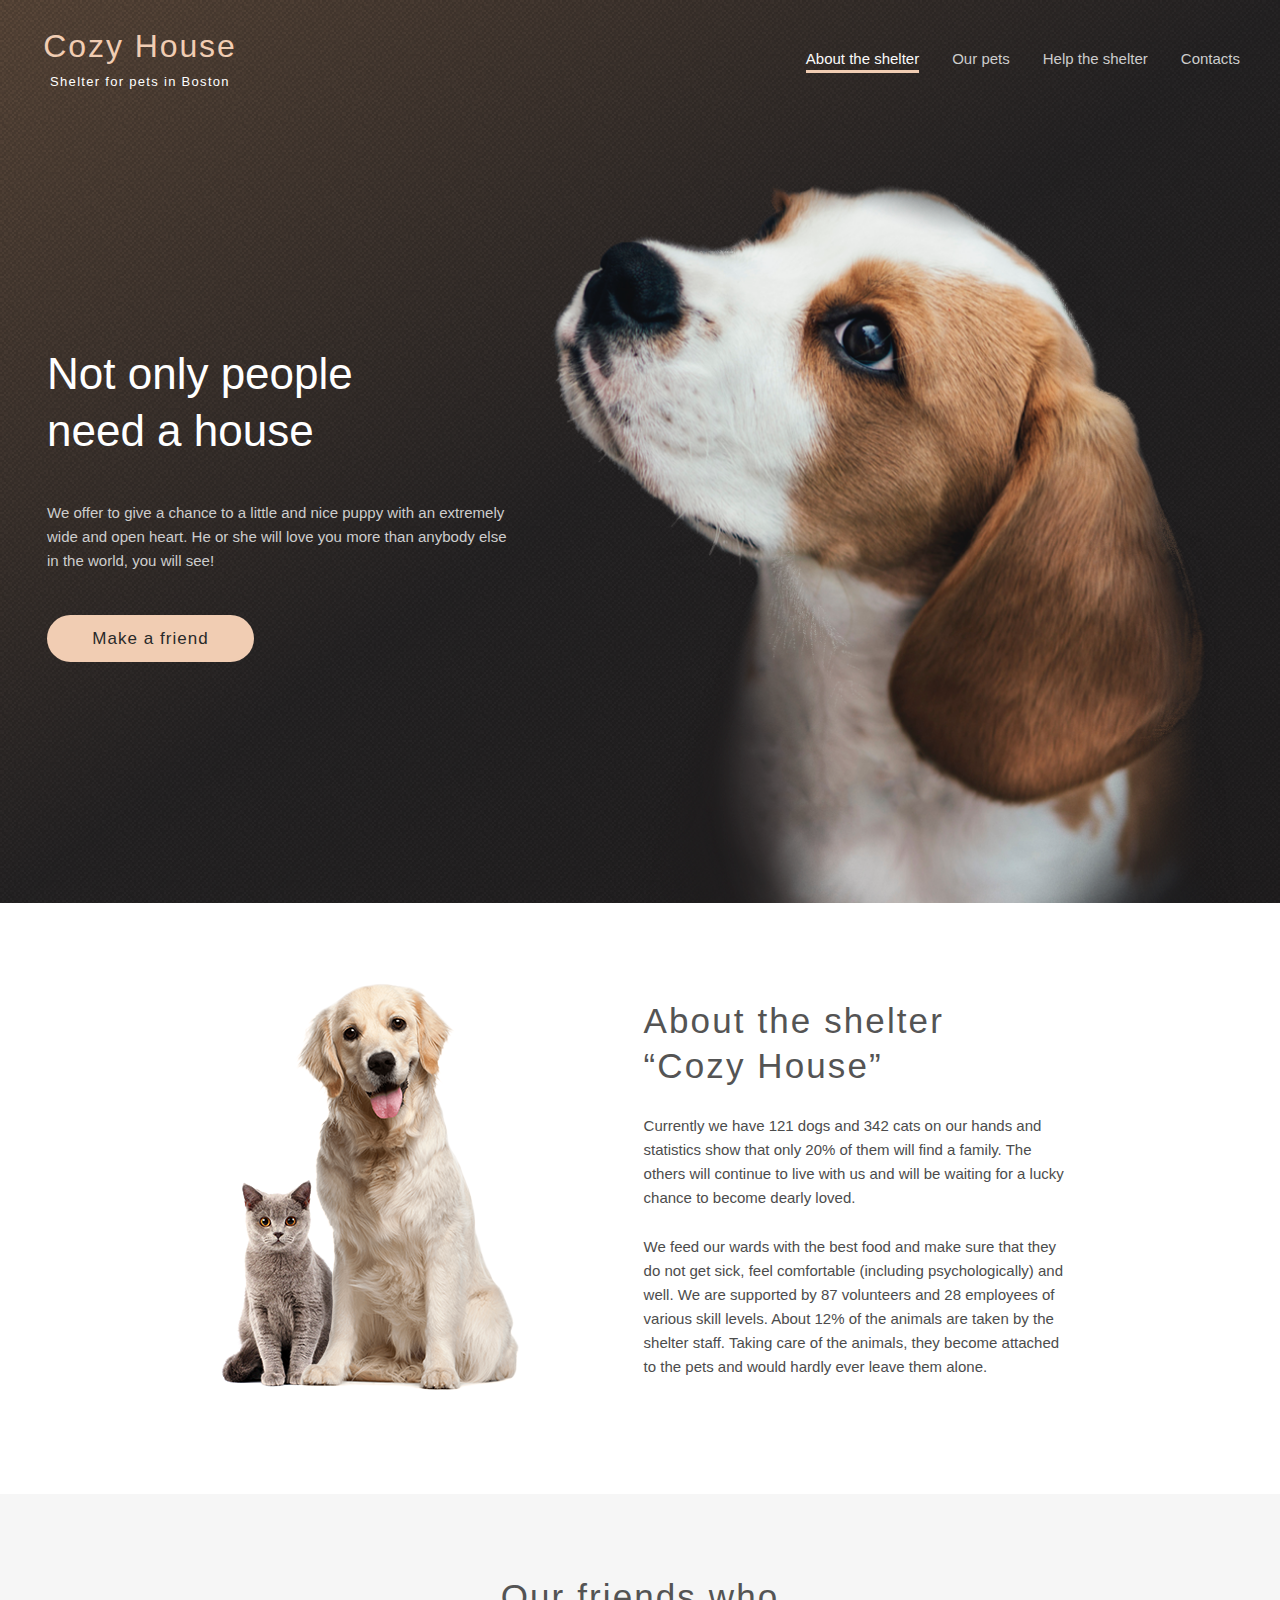
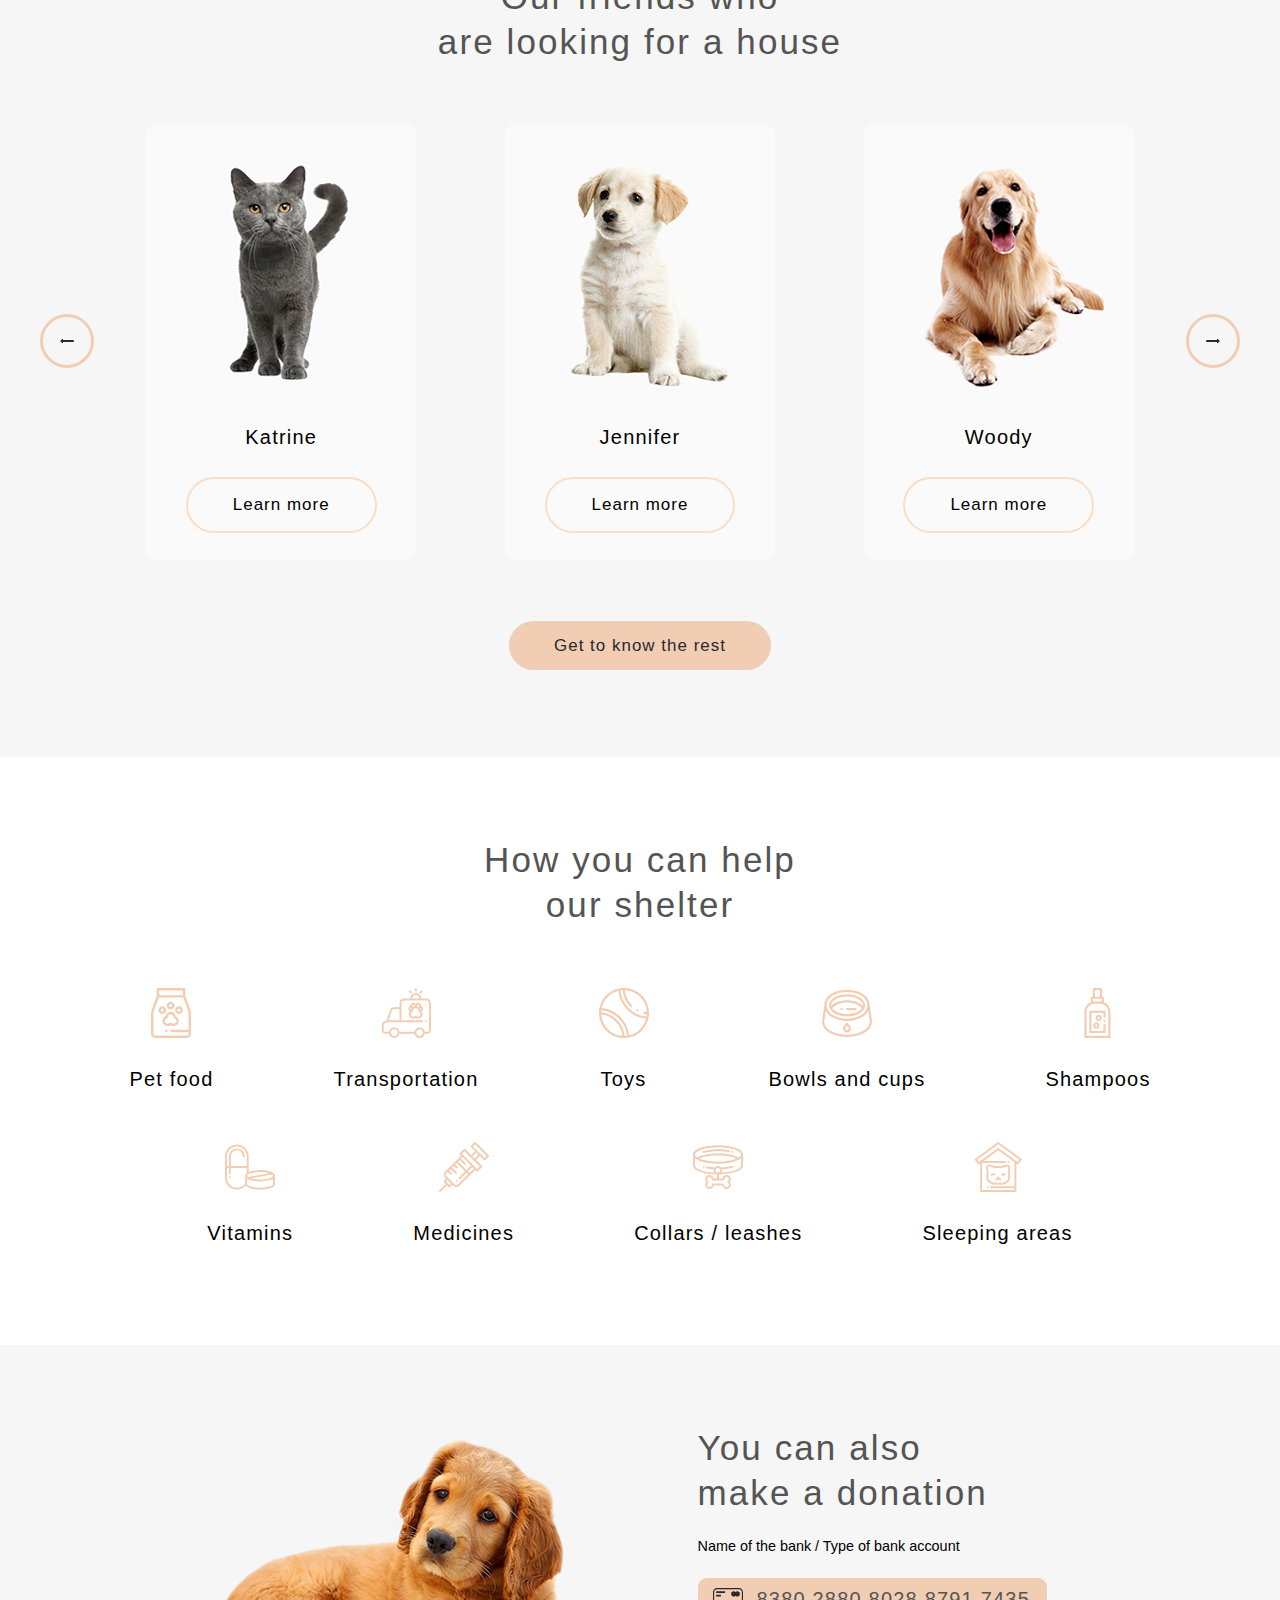
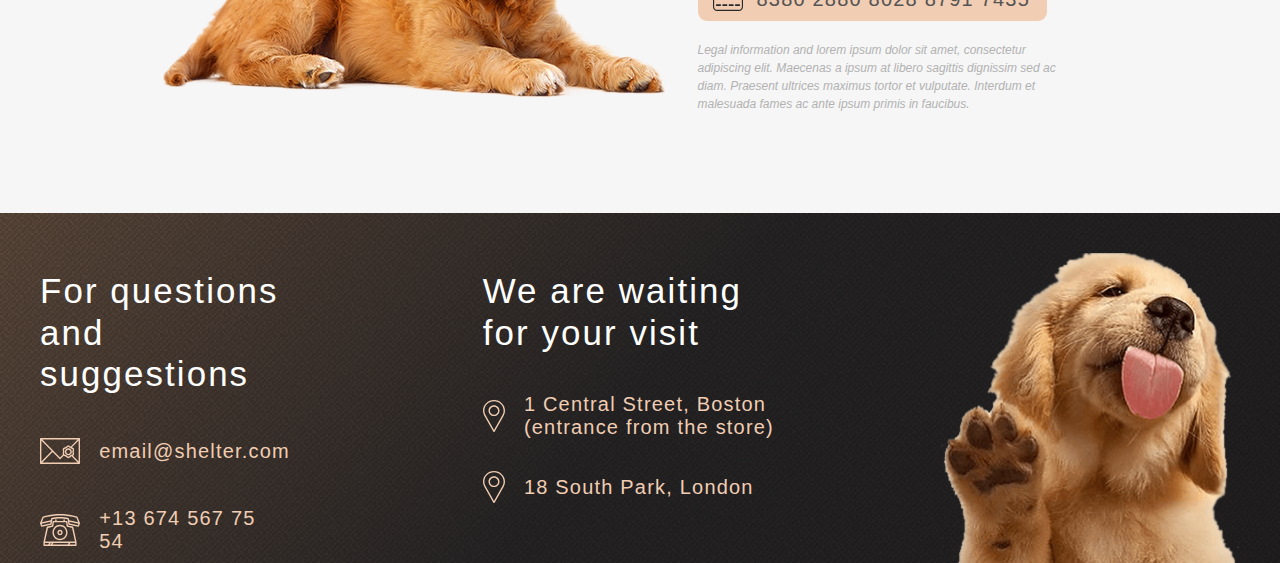
<file: index.html>
<!DOCTYPE html>
<html lang="en">
	<head>
		<meta charset="UTF-8">
		<meta http-equiv="X-UA-Compatible" content="IE=edge">
		<meta name="viewport" content="width=device-width, initial-scale=1.0">
		<title>Shelter</title>
		<link rel="icon" href="img/startScreen/start-screen-puppy.png">
		<link rel="stylesheet" href="src/styles/css/main.css">
		<script defer src="index.js"></script>
	</head>

	<body>
		<div class="wrapper">

			<section class="start__screen">
				<div class="bcgOpacity"></div>
				<header class="header">
					<div class="container">
						<div class="header__wrapper">
							<div class="header__logo">
								<h1 class="header__title">Cozy House</h1>
								<p class="header__subtitle">Shelter for pets in Boston</p>
							</div>
							<nav class="menu">
								<ul class="menu__list">
									<li class="menu__item">
										<a href="#" class="menu__link active">About the shelter</a>
									</li>
									<li class="menu__item">
										<a href="index2.html" class="menu__link">Our pets</a>
									</li>
									<li class="menu__item">
										<a href="#Help" class="menu__link">Help the shelter</a>
									</li>
									<li class="menu__item">
										<a href="#Contacts" class="menu__link">Contacts</a>
									</li>
								</ul>
							</nav>
							<div class="menu__icon">
								<span class="span__burger1"></span>
							</div>
						</div>  <!-- /header__wrapper -->
					</div>  <!-- /container -->
				</header>

				<div class="start__screen__content">
					<div class="container">
						<div class="start__screen-display">
							<div class="start__screen__left">
							<h2 class="start__screen__title">Not only people need a house</h2>
							<p class="start__screen-text">We offer to give a chance to a little and nice puppy with an extremely wide and open heart. He or she will love you more than anybody else in the world, you will see!</p>
							<a href="#scrollFriends" class="start__screen-btn">Make a friend</a>
							</div>
							<div class="start__screen__right">
							<img class="start__screen__img" src="img/startScreen/start-screen-puppy.png" alt="">
							</div>
						</div>
					</div>  <!-- /container -->
				</div>  <!-- /start__screen__content -->
			</section>  <!-- /start__screen -->
			
			<main>
				<section class="about marginBlockDef">
					<div class="container">
						<div class="about__content">
							<div class="about__left">
								<img class="about__img" src="img/about/about-pets.png" alt="" >
							</div>
							<div class="about__right">
								<h3 class="about__title defaultTitle">About the shelter<br>“Cozy House”</h3>
								<p class="about__text">Currently we have 121 dogs and 342 cats on our hands and statistics show that only 20% of them will find a family. The others will continue to live with us and will be waiting for a lucky chance to become dearly loved.</p>
								<p class="about__text">We feed our wards with the best food and make sure that they do not get sick, feel comfortable (including psychologically) and well. We are supported by 87 volunteers and 28 employees of various skill levels. About 12% of the animals are taken by the shelter staff. Taking care of the animals, they become attached to the pets and would hardly ever leave them alone.</p>
							</div>
						</div>
					</div>  <!-- /container -->
				</section>

				<section class="ourFriends marginBlockDef" id="scrollFriends">
					<div class="container">
						<div class="ourFriends__content">
							<h3 class="ourFriends__title defaultTitle">
								Our friends who<br>are looking for a house</h3>
							
								<div class="ourFriends__slider">
								<div class="ourFriends__arrow-left">
									<img class="ourFriends__arrow" src="img/ourFriends/Arrow.svg" alt="">
								</div>
								<div class="ourFriends__items-position">
									<div class="ourFriends__item">
										<img class="ourFriends__item__img" src="img/ourFriends/katrine.png" alt="">
										<div class="ourFriends__item__title">Katrine</div>
										<button class="ourFriends__item__btn">Learn more</button>
									</div>
									<div class="ourFriends__item">
										<img class="ourFriends__item__img" src="img/ourFriends/jennifer.png" alt="">
										<div class="ourFriends__item__title">Jennifer</div>
										<button class="ourFriends__item__btn">Learn more</button>
									</div>
									<div class="ourFriends__item">
										<img class="ourFriends__item__img" src="img/ourFriends/woody.png" alt="">
										<div class="ourFriends__item__title">Woody</div>
										<button class="ourFriends__item__btn">Learn more</button>
									</div>
								</div>  <!-- /ourFriends__items-position -->
								<div class="ourFriends__arrow-right">
									<img class="ourFriends__arrow deg" src="img/ourFriends/Arrow.svg" alt="">
								</div>
							</div>  <!-- /ourFriends__slider -->

							<a href="index2.html" class="ourFriends__btn">Get to know the rest</a>
						</div>  <!-- /ourFriends__content -->
					</div>  <!-- /container -->
				</section>
			
				<section class="help marginBlockDef" id="Help">
					<div class="container">
						<div class="help__content">
							<h3 class="help__title defaultTitle">
								How you can help<br>our shelter</h3>
							<div class="help__list">
								<div class="help__item">
									<img class="help__item__img" src="img/help/pet-food.svg" alt="">
									<h4 class="help__item__title">Pet food</h4>
								</div>
								<div class="help__item">
									<img class="help__item__img" src="img/help/icon-transportation.svg" alt="">
									<h4 class="help__item__title">Transportation</h4>
								</div>
								<div class="help__item">
									<img class="help__item__img" src="img/help/icon-toys.svg" alt="">
									<h4 class="help__item__title">Toys</h4>
								</div>
								<div class="help__item">
									<img class="help__item__img" src="img/help/icon-bowls-and-cups.svg" alt="">
									<h4 class="help__item__title">Bowls and cups</h4>
								</div>
								<div class="help__item">
									<img class="help__item__img" src="img/help/icon-shampoos.svg" alt="">
									<h4 class="help__item__title">Shampoos</h4>
								</div>
								<div class="help__item">
									<img class="help__item__img" src="img/help/icon-vitamins.svg" alt="">
									<h4 class="help__item__title">Vitamins</h4>
								</div>
								<div class="help__item">
									<img class="help__item__img" src="img/help/icon-medicines.svg" alt="">
									<h4 class="help__item__title">Medicines</h4>
								</div>
								<div class="help__item">
									<img class="help__item__img" src="img/help/icon-collars-leashes.svg" alt="">
									<h4 class="help__item__title">Collars / leashes</h4>
								</div>
								<div class="help__item">
									<img class="help__item__img" src="img/help/icon-sleeping-area.svg" alt="">
									<h4 class="help__item__title">Sleeping areas</h4>
								</div>
							</div>  <!-- /help__list -->
						</div>  <!-- /help__content -->
					</div>  <!-- /container -->
				</section>
				
				<section class="inAddition marginBlockDef">
					<div class="container">
						<div class="inAddition__content">
							<img class="inAddition__img" src="img/donation/donationDog.png" alt="" >
							<div class="inAddition__right">
								<h3 class="inAddition__title defaultTitle">
									You can also<br>make a donation
								</h3>
								<h5 class="inAddition__subtitle">Name of the bank / Type of bank account</h5>
								<a href="#" class="inAddition__card">
									<div class="inAddition__card__content">
										<div class="inAddition__card__icon">
											<img src="img/donation/credit-card.svg" alt="">
										</div>
										<div class="inAddition__card__num">
											8380 2880 8028 8791 7435
										</div>
									</div>
								</a>
								<div class="inAddition__text">Legal information and lorem ipsum dolor sit amet, consectetur adipiscing elit. Maecenas a ipsum at libero sagittis dignissim sed ac diam. Praesent ultrices maximus tortor et vulputate. Interdum et malesuada fames ac ante ipsum primis in faucibus.</div>
							</div>
						</div>  <!-- /inAddition__content -->
					</div>  <!-- /container -->
				</section>
			</main>
			
			<footer class="footer" id="Contacts">
				<div class="container">
					<div class="footer__position">
						<div class="footer__content">
							<div class="footer__contacts footerBlockDef">
								<h3 class="footer__title defaultTitle">For questions and suggestions</h3>
								<a class="footer__linkEmail footerPosDef" href="https://www.google.com/intl/ru/gmail/about/" target="_blank">
									<img  src="img/footer/icon-email.svg" alt="">
									<span class="footerStyleDef">email@shelter.com</span>
								</a>
								<a class="footer__phone footerPosDef" href="tel:+13-674-567-75-54">
									<img src="img/footer/phone.svg" alt="">
									<span class="footerStyleDef">+13 674 567 75 54</span>
								</a>
							</div>  <!-- /footer__contacts -->

							<div class="footer__location footerBlockDef">
								<div class="footer__title defaultTitle">We are waiting for your visit</div>
								<a class="footer__map footerPosDef" href="https://goo.gl/maps/uizAPUXCWnjYLQ96A?coh=178572&entry=tt" target="_blank">
									<img src="img/footer/map.svg" alt="">
									<span class="footerStyleDef">1 Central Street, Boston<br>(entrance from the store)</span>
								</a>
								<a class="footer__map footerPosDef" href="https://goo.gl/maps/QBMm5gPeqRqjn1DJ7?coh=178572&entry=tt" target="_blank">
									<img src="img/footer/map.svg" alt="">
									<span class="footerStyleDef">18 South Park, London</span>
								</a>
							</div>  <!-- /footer__location -->
						</div>  <!-- /footer__content -->
						<div class="footer__img-block">
							<img class="footer__img" src="img/footer/footer-puppy.png" alt="">
						</div>
					</div>  <!-- /footer__position -->
				</div>  <!-- /container -->
			</footer>

		</div>  <!-- /wrapper -->
	</body>
</html>
</file>
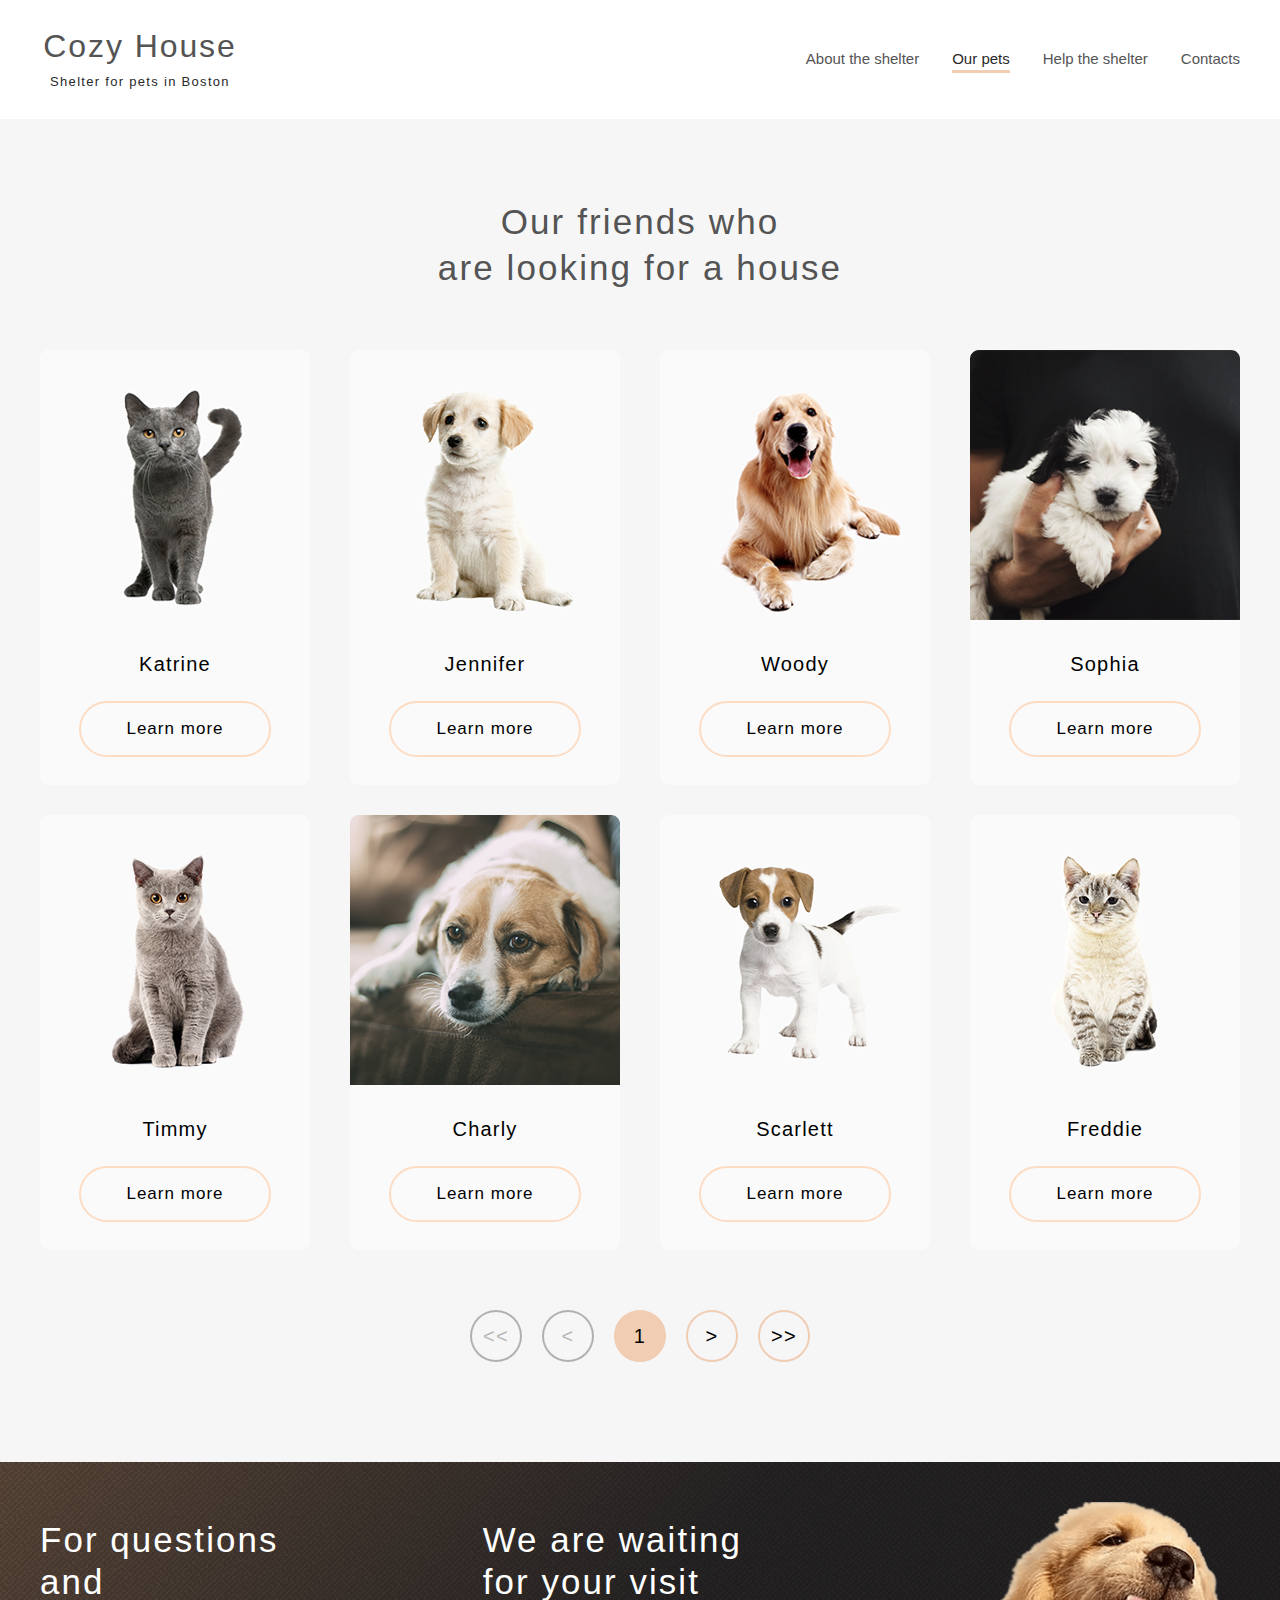
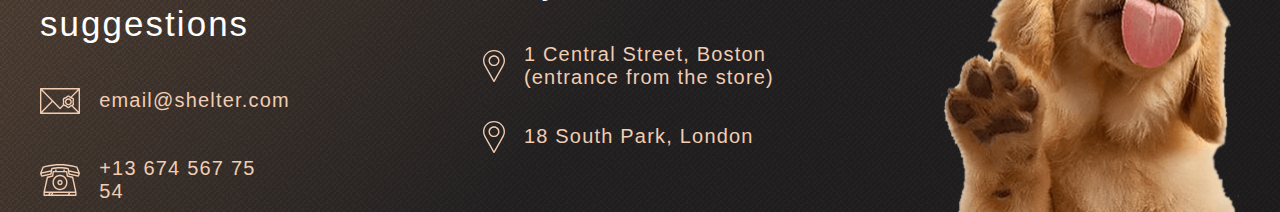
<file: index2.html>
<!DOCTYPE html>
<html lang="en">
	<head>
		<meta charset="UTF-8">
		<meta http-equiv="X-UA-Compatible" content="IE=edge">
		<meta name="viewport" content="width=device-width, initial-scale=1.0">
		<title>Shelter</title>
		<link rel="icon" href="img/startScreen/start-screen-puppy.png">
		<link rel="stylesheet" href="src/styles/css/mainPets.css">
		<script defer src="index.js"></script>
	</head>

	<body>
		<div class="wrapper">
			<div class="bcgOpacity"></div>
			<header class="header">
				<div class="container">
					<div class="header__wrapper">
						<div class="header__logo">
							<h1 class="header__title  header__title_mainPets-color"><a href="index.html">Cozy House</a></h1>
							<p class="header__subtitle  header__subtitle_mainPets-color"><a href="index.html">Shelter for pets in Boston</a></p>
						</div>
						<nav class="menu backColorPets">
							<ul class="menu__list">
								<li class="menu__item">
									<a href="index.html" class="menu__link  menu__link_mainPets-color">About the shelter</a>
								</li>
								<li class="menu__item">
									<a href="#" class="menu__link active  menu__link_mainPets-color active_mainPets-color">Our pets</a>
								</li>
								<li class="menu__item">
									<a href="./index.html#Help" class="menu__link  menu__link_mainPets-color">Help the shelter</a>
								</li>
								<li class="menu__item">
									<a href="./index.html#Contacts" class="menu__link menu__link_mainPets-color">Contacts</a>
								</li>
							</ul>
						</nav>
						<div class="menu__icon burgerColor">
							<span class="span__burger1 burgerColor"></span>
						</div>
					</div>  <!-- /header__wrapper -->
				</div>  <!-- /container -->
			</header>

			<div class="ourPets marginBlockDef">
				<div class="container">
					<div class="ourPets__content">
						<h3 class="ourPets__title defaultTitle">
							Our friends who<br>are looking for a house</h3>
						
						<div class="ourPets__slider ">
							<div class="ourPets__item">
								<img class="ourPets__item__img" src="img/ourFriends/katrine.png" alt="">
								<div class="ourPets__item__title">Katrine</div>
								<button class="ourPets__item__btn">Learn more</button>
							</div>
							<div class="ourPets__item">
								<img class="ourPets__item__img" src="img/ourFriends/jennifer.png" alt="">
								<div class="ourPets__item__title">Jennifer</div>
								<button class="ourPets__item__btn">Learn more</button>
							</div>
							<div class="ourPets__item">
								<img class="ourPets__item__img" src="img/ourFriends/woody.png" alt="">
								<div class="ourPets__item__title">Woody</div>
								<button class="ourPets__item__btn">Learn more</button>
							</div>
							<div class="ourPets__item">
								<img class="ourPets__item__img" src="img/ourFriends/sophia.png" alt="">
								<div class="ourPets__item__title">Sophia</div>
								<button class="ourPets__item__btn">Learn more</button>
							</div>
							<div class="ourPets__item">
								<img class="ourPets__item__img" src="img/ourFriends/timmy.png" alt="">
								<div class="ourPets__item__title">Timmy</div>
								<button class="ourPets__item__btn">Learn more</button>
							</div>
							<div class="ourPets__item">
								<img class="ourPets__item__img" src="img/ourFriends/charly.png" alt="">
								<div class="ourPets__item__title">Charly</div>
								<button class="ourPets__item__btn">Learn more</button>
							</div>
							<div class="ourPets__item">
								<img class="ourPets__item__img" src="img/ourFriends/scarlet.png" alt="">
								<div class="ourPets__item__title">Scarlett</div>
								<button class="ourPets__item__btn">Learn more</button>
							</div>
							<div class="ourPets__item">
								<img class="ourPets__item__img" src="img/ourFriends/freddie.png" alt="">
								<div class="ourPets__item__title">Freddie</div>
								<button class="ourPets__item__btn">Learn more</button>
							</div>
						</div>  <!-- /ourFriends__slider -->
						<div class="nav">
							<button class="nav__pagination" disabled>&lt;&lt;</button>
							<button class="nav__pagination" disabled>&lt;</button>
							<button class="nav__pagination nav__pagination-active">1</button>
							<button class="nav__pagination">&gt;</button>
							<button class="nav__pagination">&gt;&gt;</button>
						</div>
					</div>  <!-- /ourFriends__content -->
				</div>  <!-- /container -->
			</div>


			<footer class="footer" id="Contacts">
				<div class="container">
					<div class="footer__position">
						<div class="footer__content">
							<div class="footer__contacts footerBlockDef">
								<h3 class="footer__title defaultTitle">For questions<br>and suggestions</h3>
								<a class="footer__linkEmail footerPosDef" href="https://www.google.com/intl/ru/gmail/about/" target="_blank">
									<img  src="img/footer/icon-email.svg" alt="">
									<span class="footerStyleDef">email@shelter.com</span>
								</a>
								<a class="footer__phone footerPosDef" href="tel:+13-674-567-75-54">
									<img src="img/footer/phone.svg" alt="">
									<span class="footerStyleDef">+13 674 567 75 54</span>
								</a>
							</div>  <!-- /footer__contacts -->

							<div class="footer__location footerBlockDef">
								<div class="footer__title defaultTitle">We are waiting<br>for your visit</div>
								<a class="footer__map footerPosDef" href="https://goo.gl/maps/uizAPUXCWnjYLQ96A?coh=178572&entry=tt" target="_blank">
									<img src="img/footer/map.svg" alt="">
									<span class="footerStyleDef">1 Central Street, Boston<br>(entrance from the store)</span>
								</a>
								<a class="footer__map footerPosDef" href="https://goo.gl/maps/QBMm5gPeqRqjn1DJ7?coh=178572&entry=tt" target="_blank">
									<img src="img/footer/map.svg" alt="">
									<span class="footerStyleDef">18 South Park, London</span>
								</a>
							</div>  <!-- /footer__location -->
						</div>  <!-- /footer__content -->
						<div class="footer__img-block">
							<img class="footer__img" src="img/footer/footer-puppy.png" alt="">
						</div>
					</div>  <!-- /footer__position -->
				</div>  <!-- /container -->
			</footer>

		</div>  <!-- /wrapper -->
	</body>
</html>
</file>
<file: src/styles/css/main.css>
html {
  scroll-behavior: smooth;
}

body {
  font-family: Georgia, sans-serif;
  line-height: 1;
}

* {
  padding: 0;
  margin: 0;
  border: 0;
}

*, *:before, *:after {
  box-sizing: border-box;
}

input, button, textarea {
  font-family: inherit;
}

button {
  cursor: pointer;
}

ul li {
  list-style: none;
}

h1, h2, h3, h4, h5, h6 {
  font-size: inherit;
}

a, a:visited {
  text-decoration: none;
  cursor: pointer;
}

p {
  width: auto;
}

.container {
  max-width: 1280px;
  padding: 0 40px;
  margin: 0 auto;
}

.marginBlockDef {
  padding: 80px 0 100px;
}

.defaultTitle {
  font-size: 2.1875rem;
  font-weight: 400;
  line-height: 130%;
  letter-spacing: 0.06em;
  color: #545454;
}

.deg {
  transform: rotate(180deg);
}

.footerBlockDef {
  margin-top: 17px;
}

.footerPosDef {
  display: flex;
  align-items: center;
  color: #F1CDB3;
}

.footerStyleDef {
  margin-left: 1.2rem;
  font-size: 1.25rem;
  font-weight: 400;
  line-height: 23px;
  letter-spacing: 0.06em;
}

.header {
  padding-top: 29px;
}
.header__wrapper {
  display: flex;
  justify-content: space-between;
  align-items: center;
}
.header__logo {
  text-align: center;
  width: 200px;
  height: 60px;
}
.header__title {
  font-size: 32px;
  line-height: 1.1;
  letter-spacing: 0.06em;
  font-weight: 400;
  color: #F1CDB3;
  margin-bottom: 11px;
}
.header__title_mainPets-color a {
  color: #545454;
}
.header__subtitle {
  font-family: Arial, sans-serif;
  color: #fff;
  font-size: 13px;
  letter-spacing: 0.1em;
}
.header__subtitle_mainPets-color a {
  color: #292929;
}

.menu__list {
  display: flex;
}
.menu__item {
  margin-right: 33px;
}
.menu__item:last-child {
  margin-right: 0;
}
.menu__item_mainPets-color {
  color: #545454;
}
.menu__link {
  font-family: Arial, sans-serif;
  font-size: 15px;
  color: #cdcdcd;
}
.menu__link:hover {
  color: #FAFAFA;
  transition: 0.3s;
}
.menu__link_mainPets-color {
  color: #545454;
}
.menu__link_mainPets-color:hover {
  color: #292929;
  transition: 0.3s;
}

.menu__icon {
  display: none;
}

.active {
  position: relative;
  color: #FAFAFA;
}
.active:after {
  content: "";
  position: absolute;
  display: block;
  margin-top: 3px;
  width: 100%;
  height: 3px;
  background-color: #F1CDB3;
}
.active_mainPets-color {
  color: #292929;
}

.start__screen {
  background: url("../../../img/header__startScreen/background__start.png"), linear-gradient(145deg, rgb(91, 72, 58), rgb(38, 36, 37), rgb(33, 31, 32));
}
.start__screen__content {
  padding-top: 60px;
}
.start__screen-display {
  display: flex;
  align-items: center;
}
.start__screen__left {
  width: 39%;
  margin: -45px 40px 0 7px;
}
.start__screen__title {
  font-size: 2.75rem;
  font-weight: 400;
  width: 85%;
  line-height: 130%;
  margin-bottom: 42px;
  color: #fff;
}
.start__screen-text {
  margin-bottom: 42px;
  font-size: 0.94rem;
  line-height: 160%;
  font-family: "Arial";
  color: #CDCDCD;
}
.start__screen-btn {
  display: block;
  width: 207px;
  padding: 15px 40px;
  border-radius: 100px;
  letter-spacing: 0.06em;
  font-size: 17px;
  text-align: center;
  color: #292929;
  background-color: #F1CDB3;
}
.start__screen-btn:hover {
  background-color: #FDDCC4;
  transition: 0.3s;
}
.start__screen__img {
  max-width: 100%;
  height: auto;
  margin-top: 34px;
  vertical-align: bottom;
}

.about__content {
  display: flex;
  justify-content: center;
  align-items: center;
}
.about__left {
  margin-left: 15%;
}
.about__img {
  height: auto;
  background-size: cover;
}
.about__right {
  margin: 0 0 0 10.3%;
}
.about__text {
  width: 71.3%;
  font-family: "Arial";
  font-size: 0.9375rem;
  color: #4C4C4C;
  margin-top: 25px;
  font-weight: 400;
  line-height: 160%;
}

.ourFriends {
  background-color: #F6F6F6;
}
.ourFriends__content {
  text-align: center;
}
.ourFriends__title {
  margin: 0 auto 60px;
}
.ourFriends__slider {
  display: flex;
  justify-content: space-between;
  align-items: center;
  margin-bottom: 75px;
}
.ourFriends__arrow {
  border: 3px solid #F1CDB3;
  padding: 21px 17px;
  border-radius: 100px;
  cursor: pointer;
}
.ourFriends__arrow:hover {
  background-color: #F1CDB3;
  transition: 0.3s;
}
.ourFriends__items-position {
  display: flex;
  gap: 0 20px;
  width: 82.3%;
  height: 435px;
  justify-content: space-between;
  overflow: hidden;
}
.ourFriends__item {
  min-width: 270px;
  border-radius: 9px;
  text-align: center;
  background-color: #FAFAFA;
}
.ourFriends__item:hover {
  background-color: #fff;
  transition: 0.3s;
}
.ourFriends__item:hover .ourFriends__item__btn {
  background-color: #FDDCC4;
  transition: 0.3s;
}
.ourFriends__item__img {
  max-width: 100%;
  height: auto;
  background-size: cover;
}
.ourFriends__item__title {
  font-size: 1.25rem;
  line-height: 23px;
  letter-spacing: 0.06em;
  margin: 28px 0;
}
.ourFriends__item__btn {
  font-size: 1.06rem;
  line-height: 22px;
  letter-spacing: 0.06em;
  padding: 15px 45px;
  margin-bottom: 30px;
  background-color: #FAFAFA;
  border: 2px solid #FDDCC4;
  border-radius: 100px;
}
.ourFriends__btn {
  font-size: 1.06rem;
  line-height: 130%;
  letter-spacing: 0.06em;
  width: 265px;
  padding: 15px 45px;
  background-color: #F1CDB3;
  color: #292929;
  border-radius: 100px;
}
.ourFriends__btn:hover {
  background-color: #FDDCC4;
  transition: 0.3s;
}

.help__title {
  text-align: center;
  margin-bottom: 60px;
}
.help__list {
  display: flex;
  flex-wrap: wrap;
  gap: 51px 120px;
  justify-content: center;
}
.help__item {
  display: flex;
  flex-direction: column;
  align-items: center;
}
.help__item__img {
  max-height: 50px;
  margin-bottom: 30px;
  background-size: cover;
  max-width: 100%;
}
.help__item__title {
  font-size: 1.25rem;
  text-align: center;
  line-height: 115%;
  letter-spacing: 0.06em;
  font-weight: 400;
}

.inAddition {
  background-color: #F6F6F6;
}
.inAddition__content {
  width: 100%;
  display: flex;
  gap: 0 30px;
  justify-content: center;
  align-items: center;
}
.inAddition__img {
  max-width: 100%;
  height: auto;
  background-size: cover;
}
.inAddition__right {
  width: 35%;
}
.inAddition__subtitle {
  font-size: 0.9rem;
  font-weight: 400;
  line-height: 110%;
  margin: 23px 0;
}
.inAddition__card {
  display: inline-block;
  background-color: #F1CDB3;
  color: #545454;
  width: 349px;
  height: 43px;
  border-radius: 9px;
  margin-bottom: 20px;
  cursor: pointer;
}
.inAddition__card:hover {
  background-color: #FDDCC4;
  transition: 0.3s;
}
.inAddition__card__content {
  display: flex;
  width: 100%;
  padding: 10px 15px;
}
.inAddition__card__num {
  font-size: 1.25rem;
  font-weight: 400;
  line-height: 1.43rem;
  letter-spacing: 0.06em;
  margin-left: 14px;
}
.inAddition__text {
  font-family: Arial;
  width: 361px;
  font-size: 0.75rem;
  font-style: italic;
  font-weight: 400;
  line-height: 1.125rem;
  color: #B2B2B2;
}

.footer {
  background: url("../../../img/header__startScreen/background__start.png"), linear-gradient(130deg, rgb(91, 72, 58), rgb(38, 36, 37), rgb(33, 31, 32));
}

.footer__position {
  display: flex;
  justify-content: space-between;
  width: 100%;
  padding-top: 40px;
}

.footer__content {
  width: 62%;
  display: flex;
  justify-content: space-between;
}

.footer__contacts {
  width: 40%;
}

.footer__title {
  width: 278px;
  font-size: 2.18rem;
  font-weight: 400;
  line-height: 1.2;
  letter-spacing: 0.06em;
  color: #fff;
  margin-bottom: 40px;
}

.footer__linkEmail {
  width: 251px;
  margin-bottom: 40px;
}

.footer__phone {
  width: 239px;
}

.footer__location {
  width: 40.5%;
}

.footer__map {
  width: 300px;
  margin-bottom: 32px;
}

.footer__img-block {
  min-width: 25%;
}

.footer__img {
  max-width: 300px;
  vertical-align: bottom;
  background-size: cover;
}

@media screen and (max-width: 1279px) {
  .ourPets__slider {
    height: 1400px;
    justify-content: center;
  }
}
@media screen and (max-width: 1112px) {
  .ourFriends__items-position {
    flex-wrap: wrap;
  }
  .ourFriends__items-position {
    width: 581px;
  }
  .help__list {
    gap: 51px 90px;
  }
  .footer__position {
    display: block;
    padding-top: 17px;
  }
  .footer__content {
    width: 100%;
    justify-content: space-around;
    margin-bottom: 50px;
  }
  .footer__contacts {
    width: 278px;
  }
  .footer__location {
    width: 300px;
  }
  .footer__img-block {
    width: 100%;
    text-align: center;
  }
  .footer__map {
    margin-bottom: 25px;
  }
}
@media screen and (max-width: 1000px) {
  .about__left {
    margin-left: 10%;
  }
  .help__list {
    gap: 51px 67px;
  }
  .inAddition__img {
    margin-left: -40px;
  }
  .inAddition__content {
    gap: 0 20px;
  }
  .ourPets__slider {
    -moz-column-gap: 36px;
         column-gap: 36px;
  }
}
@media screen and (max-width: 960px) {
  .inAddition__content {
    flex-direction: column;
  }
  .inAddition__img {
    order: 2;
    margin-left: 2.3%;
  }
  .inAddition__right {
    width: 51%;
    order: 1;
    margin: 0 auto 60px;
  }
  .ourPets__title {
    margin-bottom: 28px;
  }
  .ourPets__slider {
    height: 1395px;
    overflow: hidden;
    justify-content: center;
  }
  .nav {
    margin: 10px auto 0;
  }
}
@media screen and (max-width: 900px) {
  .about__left {
    margin-left: 8%;
  }
  .about__text {
    width: 90%;
  }
  .help__item {
    width: 26.333%;
  }
  .help__list {
    gap: 51px 44px;
  }
}
@media screen and (max-width: 800px) {
  .container {
    padding: 0 30px;
  }
  .about__left {
    margin-left: 5%;
  }
}
@media screen and (max-width: 768px) {
  .container {
    padding: 0 30px;
  }
  .start__screen-display {
    display: block;
  }
  .start__screen__left {
    width: 65%;
    margin: 0 18.05% 105px;
  }
  .start__screen-text {
    margin-bottom: 45px;
  }
  .start__screen-btn {
    margin: 0 auto;
  }
  .start__screen__img {
    width: 80%;
    margin: 0 0 0 20%;
    height: auto;
    vertical-align: bottom;
  }
  .about__content {
    display: flex;
    flex-direction: column;
  }
  .about__left {
    order: 2;
    margin-left: 0;
  }
  .about__right {
    order: 1;
    margin: 0 20% 80px;
  }
  .about__text {
    width: 100%;
  }
  .ourFriends__slider {
    flex-wrap: wrap;
  }
  .ourFriends__arrow {
    margin-top: 20px;
  }
  .ourFriends__arrow-left {
    order: 1;
    margin-left: 58px;
  }
  .ourFriends__arrow-right {
    order: 2;
    margin-right: 58px;
  }
  .ourFriends__items-position {
    width: 655px;
    justify-content: space-around;
    margin: 0 auto;
  }
}
@media screen and (max-width: 710px) {
  .menu__item {
    margin-right: 18px;
  }
  .footer__content {
    display: block;
  }
  .footer__contacts {
    margin: 0 auto 40px;
  }
  .footer__title {
    text-align: center;
  }
  .footer__location {
    margin: 0 auto 40px;
    padding-left: 10px;
  }
  .footer__linkEmail {
    margin-left: 10px;
  }
  .footer__phone {
    margin-left: 17px;
  }
  .footer__map {
    margin-left: -10px;
    margin-bottom: 42px;
  }
}
@media screen and (max-width: 670px) {
  .menu {
    position: fixed;
    width: 65%;
    height: 100vh;
    top: 0;
    right: -100%;
    text-align: center;
    transition-duration: 0.5s;
    background: #292929;
  }
  .menu__list {
    margin: 260px 10px 0 10px;
    display: inline-block;
  }
  .menu__item {
    margin: 0 auto 60px;
  }
  .menu__link {
    font-size: 2rem;
  }
  .backColorPets {
    background-color: #f6f6f6;
  }
  .active_mainPets-color {
    display: inline-block;
    width: 123px;
  }
  .activeMenu {
    right: 0;
  }
  .activeLink:after {
    margin-top: 10px;
  }
  .bodyHidden {
    overflow: hidden;
  }
  .bcgOpacity {
    display: none;
    content: "";
    position: absolute;
    width: 100%;
    height: 100vh;
    opacity: 0.5;
    transition: 0.5s;
    background-color: #292929;
  }
  .activeOpacity {
    display: block;
    transition: 0.5s;
  }
  .menu__icon {
    display: block;
    position: relative;
    width: 30px;
    height: 30px;
    margin-top: 11px;
    transition-duration: 0.5s;
    z-index: 50;
    cursor: pointer;
  }
  .menu__icon::before {
    content: "";
    position: absolute;
    top: 0;
    left: 0;
    height: 10%;
    width: 100%;
    background-color: #F1CDB3;
  }
  .menu__icon .span__burger1 {
    position: absolute;
    top: 35%;
    left: 0;
    height: 10%;
    width: 100%;
    background-color: #F1CDB3;
    transform: scale(1) translate(0, -35%);
  }
  .menu__icon::after {
    content: "";
    position: absolute;
    left: 0;
    bottom: 25%;
    height: 10%;
    width: 100%;
    background-color: #F1CDB3;
  }
  .menu__icon .burgerColor {
    background-color: #000;
  }
  .burgerColor::after,
  .burgerColor::before {
    background-color: #000;
  }
  .activeIcon {
    transform: rotate(90deg);
    transition-duration: 0.5s;
  }
  .start__screen__title {
    width: 100%;
  }
  .about__right {
    margin: 0 13% 80px;
  }
  .inAddition__content {
    gap: 0 0;
  }
  .inAddition__right {
    width: 380px;
  }
}
@media screen and (max-width: 420px) {
  .menu {
    width: 80%;
  }
  .start__screen__left {
    width: 75%;
    margin: 0 12.05% 105px;
  }
  .about__right {
    margin: 0 5% 80px;
  }
  .help__item__title {
    font-size: 0.94rem;
  }
  .help__list {
    gap: 51px 100px;
  }
  .inAddition__img {
    max-width: 260px;
  }
  .inAddition__right {
    width: 100%;
    margin: 0 auto 44px;
  }
  .inAddition__card {
    width: 300px;
  }
  .inAddition__card__num {
    font-size: 0.93rem;
  }
  .inAddition__text {
    width: 100%;
  }
  .footer__img {
    width: 260px;
  }
}
@media screen and (max-width: 376px) {
  .container {
    padding: 0 10px;
  }
  .marginBlockDef {
    padding: 40px 0;
  }
  .defaultTitle {
    font-size: 1.56rem;
  }
  .header__wrapper {
    margin: 0 10px 0 0;
  }
  .menu {
    width: 100%;
  }
  .start__screen__left {
    width: 100%;
    margin: 0 auto 105px;
    text-align: center;
  }
  .start__screen__title {
    font-size: 1.56rem;
    letter-spacing: 0.06em;
    padding: 0 50px;
  }
  .start__screen__img {
    width: 87%;
    margin: 0 0 0 13%;
  }
  .about__content {
    text-align: center;
  }
  .about__img {
    max-width: 260px;
  }
  .about__right {
    width: 100%;
    margin: 0 0 40px;
  }
  .ourFriends__slider {
    margin: -18px 0 54px 0;
  }
  .help__list {
    gap: 0 0;
  }
  .help__title {
    margin-bottom: 42px;
  }
  .help__item {
    width: 50%;
    margin-bottom: 20px;
  }
  .help__item__img {
    margin-bottom: 25px;
  }
  .inAddition__right {
    text-align: center;
  }
  .inAddition__subtitle {
    letter-spacing: normal;
  }
  .inAddition__card {
    width: 280px;
  }
  .footer__position {
    padding-top: 35px;
  }
}
</file>
<file: src/styles/css/mainPets.css>
html {
  scroll-behavior: smooth;
}

body {
  font-family: Georgia, sans-serif;
  line-height: 1;
}

* {
  padding: 0;
  margin: 0;
  border: 0;
}

*, *:before, *:after {
  box-sizing: border-box;
}

input, button, textarea {
  font-family: inherit;
}

button {
  cursor: pointer;
}

ul li {
  list-style: none;
}

h1, h2, h3, h4, h5, h6 {
  font-size: inherit;
}

a, a:visited {
  text-decoration: none;
  cursor: pointer;
}

p {
  width: auto;
}

.container {
  max-width: 1280px;
  padding: 0 40px;
  margin: 0 auto;
}

.marginBlockDef {
  padding: 80px 0 100px;
}

.defaultTitle {
  font-size: 2.1875rem;
  font-weight: 400;
  line-height: 130%;
  letter-spacing: 0.06em;
  color: #545454;
}

.deg {
  transform: rotate(180deg);
}

.footerBlockDef {
  margin-top: 17px;
}

.footerPosDef {
  display: flex;
  align-items: center;
  color: #F1CDB3;
}

.footerStyleDef {
  margin-left: 1.2rem;
  font-size: 1.25rem;
  font-weight: 400;
  line-height: 23px;
  letter-spacing: 0.06em;
}

.header {
  padding-top: 29px;
}
.header__wrapper {
  display: flex;
  justify-content: space-between;
  align-items: center;
}
.header__logo {
  text-align: center;
  width: 200px;
  height: 60px;
}
.header__title {
  font-size: 32px;
  line-height: 1.1;
  letter-spacing: 0.06em;
  font-weight: 400;
  color: #F1CDB3;
  margin-bottom: 11px;
}
.header__title_mainPets-color a {
  color: #545454;
}
.header__subtitle {
  font-family: Arial, sans-serif;
  color: #fff;
  font-size: 13px;
  letter-spacing: 0.1em;
}
.header__subtitle_mainPets-color a {
  color: #292929;
}

.menu__list {
  display: flex;
}
.menu__item {
  margin-right: 33px;
}
.menu__item:last-child {
  margin-right: 0;
}
.menu__item_mainPets-color {
  color: #545454;
}
.menu__link {
  font-family: Arial, sans-serif;
  font-size: 15px;
  color: #cdcdcd;
}
.menu__link:hover {
  color: #FAFAFA;
  transition: 0.3s;
}
.menu__link_mainPets-color {
  color: #545454;
}
.menu__link_mainPets-color:hover {
  color: #292929;
  transition: 0.3s;
}

.menu__icon {
  display: none;
}

.active {
  position: relative;
  color: #FAFAFA;
}
.active:after {
  content: "";
  position: absolute;
  display: block;
  margin-top: 3px;
  width: 100%;
  height: 3px;
  background-color: #F1CDB3;
}
.active_mainPets-color {
  color: #292929;
}

.ourPets {
  background-color: #f6f6f6;
  margin-top: 30px;
}
.ourPets__content {
  text-align: center;
}
.ourPets__title {
  margin-bottom: 60px;
}
.ourPets__slider {
  display: flex;
  flex-wrap: wrap;
  -moz-column-gap: 40px;
       column-gap: 40px;
}
.ourPets__item {
  width: 270px;
  height: 435px;
  border-radius: 9px;
  margin-bottom: 30px;
  text-align: center;
  background-color: #FAFAFA;
}
.ourPets__item:hover {
  background-color: #fff;
  transition: 0.3s;
}
.ourPets__item:hover .ourPets__item__btn {
  background-color: #FDDCC4;
  transition: 0.3s;
}
.ourPets__item__img {
  max-width: 100%;
  height: auto;
  background-size: cover;
}
.ourPets__item__title {
  font-size: 20px;
  line-height: 23px;
  letter-spacing: 0.06em;
  margin: 30px 0 25px;
}
.ourPets__item__btn {
  font-size: 17px;
  line-height: 22px;
  letter-spacing: 0.06em;
  padding: 15px 45px;
  margin-bottom: 30px;
  background-color: #FAFAFA;
  border: 2px solid #FDDCC4;
  border-radius: 100px;
}

.nav {
  display: flex;
  justify-content: space-between;
  max-width: 340px;
  margin: 30px auto 0;
}
.nav__pagination {
  width: 52px;
  height: 52px;
  font-size: 20px;
  font-weight: 400;
  line-height: 23px;
  letter-spacing: 0.06em;
  text-align: center;
  background-color: #f6f6f6;
  border: 2px solid;
  border-radius: 100px;
}
.nav__pagination-active {
  background-color: #F1CDB3;
}
.nav__pagination:enabled {
  border-color: #F1CDB3;
}
.nav__pagination:enabled:hover {
  background-color: #F1CDB3;
  transition: 0.3s;
}

.footer {
  background: url("../../../img/header__startScreen/background__start.png"), linear-gradient(130deg, rgb(91, 72, 58), rgb(38, 36, 37), rgb(33, 31, 32));
}

.footer__position {
  display: flex;
  justify-content: space-between;
  width: 100%;
  padding-top: 40px;
}

.footer__content {
  width: 62%;
  display: flex;
  justify-content: space-between;
}

.footer__contacts {
  width: 40%;
}

.footer__title {
  width: 278px;
  font-size: 2.18rem;
  font-weight: 400;
  line-height: 1.2;
  letter-spacing: 0.06em;
  color: #fff;
  margin-bottom: 40px;
}

.footer__linkEmail {
  width: 251px;
  margin-bottom: 40px;
}

.footer__phone {
  width: 239px;
}

.footer__location {
  width: 40.5%;
}

.footer__map {
  width: 300px;
  margin-bottom: 32px;
}

.footer__img-block {
  min-width: 25%;
}

.footer__img {
  max-width: 300px;
  vertical-align: bottom;
  background-size: cover;
}

@media screen and (max-width: 1279px) {
  .ourPets__slider {
    height: 1400px;
    justify-content: center;
  }
}
@media screen and (max-width: 1112px) {
  .ourFriends__items-position {
    flex-wrap: wrap;
  }
  .ourFriends__items-position {
    width: 581px;
  }
  .help__list {
    gap: 51px 90px;
  }
  .footer__position {
    display: block;
    padding-top: 17px;
  }
  .footer__content {
    width: 100%;
    justify-content: space-around;
    margin-bottom: 50px;
  }
  .footer__contacts {
    width: 278px;
  }
  .footer__location {
    width: 300px;
  }
  .footer__img-block {
    width: 100%;
    text-align: center;
  }
  .footer__map {
    margin-bottom: 25px;
  }
}
@media screen and (max-width: 1000px) {
  .about__left {
    margin-left: 10%;
  }
  .help__list {
    gap: 51px 67px;
  }
  .inAddition__img {
    margin-left: -40px;
  }
  .inAddition__content {
    gap: 0 20px;
  }
  .ourPets__slider {
    -moz-column-gap: 36px;
         column-gap: 36px;
  }
}
@media screen and (max-width: 960px) {
  .inAddition__content {
    flex-direction: column;
  }
  .inAddition__img {
    order: 2;
    margin-left: 2.3%;
  }
  .inAddition__right {
    width: 51%;
    order: 1;
    margin: 0 auto 60px;
  }
  .ourPets__title {
    margin-bottom: 28px;
  }
  .ourPets__slider {
    height: 1395px;
    overflow: hidden;
    justify-content: center;
  }
  .nav {
    margin: 10px auto 0;
  }
}
@media screen and (max-width: 900px) {
  .about__left {
    margin-left: 8%;
  }
  .about__text {
    width: 90%;
  }
  .help__item {
    width: 26.333%;
  }
  .help__list {
    gap: 51px 44px;
  }
}
@media screen and (max-width: 800px) {
  .container {
    padding: 0 30px;
  }
  .about__left {
    margin-left: 5%;
  }
}
@media screen and (max-width: 768px) {
  .container {
    padding: 0 30px;
  }
  .start__screen-display {
    display: block;
  }
  .start__screen__left {
    width: 65%;
    margin: 0 18.05% 105px;
  }
  .start__screen-text {
    margin-bottom: 45px;
  }
  .start__screen-btn {
    margin: 0 auto;
  }
  .start__screen__img {
    width: 80%;
    margin: 0 0 0 20%;
    height: auto;
    vertical-align: bottom;
  }
  .about__content {
    display: flex;
    flex-direction: column;
  }
  .about__left {
    order: 2;
    margin-left: 0;
  }
  .about__right {
    order: 1;
    margin: 0 20% 80px;
  }
  .about__text {
    width: 100%;
  }
  .ourFriends__slider {
    flex-wrap: wrap;
  }
  .ourFriends__arrow {
    margin-top: 20px;
  }
  .ourFriends__arrow-left {
    order: 1;
    margin-left: 58px;
  }
  .ourFriends__arrow-right {
    order: 2;
    margin-right: 58px;
  }
  .ourFriends__items-position {
    width: 655px;
    justify-content: space-around;
    margin: 0 auto;
  }
}
@media screen and (max-width: 710px) {
  .menu__item {
    margin-right: 18px;
  }
  .footer__content {
    display: block;
  }
  .footer__contacts {
    margin: 0 auto 40px;
  }
  .footer__title {
    text-align: center;
  }
  .footer__location {
    margin: 0 auto 40px;
    padding-left: 10px;
  }
  .footer__linkEmail {
    margin-left: 10px;
  }
  .footer__phone {
    margin-left: 17px;
  }
  .footer__map {
    margin-left: -10px;
    margin-bottom: 42px;
  }
}
@media screen and (max-width: 670px) {
  .menu {
    position: fixed;
    width: 65%;
    height: 100vh;
    top: 0;
    right: -100%;
    text-align: center;
    transition-duration: 0.5s;
    background: #292929;
  }
  .menu__list {
    margin: 260px 10px 0 10px;
    display: inline-block;
  }
  .menu__item {
    margin: 0 auto 60px;
  }
  .menu__link {
    font-size: 2rem;
  }
  .backColorPets {
    background-color: #f6f6f6;
  }
  .active_mainPets-color {
    display: inline-block;
    width: 123px;
  }
  .activeMenu {
    right: 0;
  }
  .activeLink:after {
    margin-top: 10px;
  }
  .bodyHidden {
    overflow: hidden;
  }
  .bcgOpacity {
    display: none;
    content: "";
    position: absolute;
    width: 100%;
    height: 100vh;
    opacity: 0.5;
    transition: 0.5s;
    background-color: #292929;
  }
  .activeOpacity {
    display: block;
    transition: 0.5s;
  }
  .menu__icon {
    display: block;
    position: relative;
    width: 30px;
    height: 30px;
    margin-top: 11px;
    transition-duration: 0.5s;
    z-index: 50;
    cursor: pointer;
  }
  .menu__icon::before {
    content: "";
    position: absolute;
    top: 0;
    left: 0;
    height: 10%;
    width: 100%;
    background-color: #F1CDB3;
  }
  .menu__icon .span__burger1 {
    position: absolute;
    top: 35%;
    left: 0;
    height: 10%;
    width: 100%;
    background-color: #F1CDB3;
    transform: scale(1) translate(0, -35%);
  }
  .menu__icon::after {
    content: "";
    position: absolute;
    left: 0;
    bottom: 25%;
    height: 10%;
    width: 100%;
    background-color: #F1CDB3;
  }
  .menu__icon .burgerColor {
    background-color: #000;
  }
  .burgerColor::after,
  .burgerColor::before {
    background-color: #000;
  }
  .activeIcon {
    transform: rotate(90deg);
    transition-duration: 0.5s;
  }
  .start__screen__title {
    width: 100%;
  }
  .about__right {
    margin: 0 13% 80px;
  }
  .inAddition__content {
    gap: 0 0;
  }
  .inAddition__right {
    width: 380px;
  }
}
@media screen and (max-width: 420px) {
  .menu {
    width: 80%;
  }
  .start__screen__left {
    width: 75%;
    margin: 0 12.05% 105px;
  }
  .about__right {
    margin: 0 5% 80px;
  }
  .help__item__title {
    font-size: 0.94rem;
  }
  .help__list {
    gap: 51px 100px;
  }
  .inAddition__img {
    max-width: 260px;
  }
  .inAddition__right {
    width: 100%;
    margin: 0 auto 44px;
  }
  .inAddition__card {
    width: 300px;
  }
  .inAddition__card__num {
    font-size: 0.93rem;
  }
  .inAddition__text {
    width: 100%;
  }
  .footer__img {
    width: 260px;
  }
}
@media screen and (max-width: 376px) {
  .container {
    padding: 0 10px;
  }
  .marginBlockDef {
    padding: 40px 0;
  }
  .defaultTitle {
    font-size: 1.56rem;
  }
  .header__wrapper {
    margin: 0 10px 0 0;
  }
  .menu {
    width: 100%;
  }
  .start__screen__left {
    width: 100%;
    margin: 0 auto 105px;
    text-align: center;
  }
  .start__screen__title {
    font-size: 1.56rem;
    letter-spacing: 0.06em;
    padding: 0 50px;
  }
  .start__screen__img {
    width: 87%;
    margin: 0 0 0 13%;
  }
  .about__content {
    text-align: center;
  }
  .about__img {
    max-width: 260px;
  }
  .about__right {
    width: 100%;
    margin: 0 0 40px;
  }
  .ourFriends__slider {
    margin: -18px 0 54px 0;
  }
  .help__list {
    gap: 0 0;
  }
  .help__title {
    margin-bottom: 42px;
  }
  .help__item {
    width: 50%;
    margin-bottom: 20px;
  }
  .help__item__img {
    margin-bottom: 25px;
  }
  .inAddition__right {
    text-align: center;
  }
  .inAddition__subtitle {
    letter-spacing: normal;
  }
  .inAddition__card {
    width: 280px;
  }
  .footer__position {
    padding-top: 35px;
  }
}
</file>
